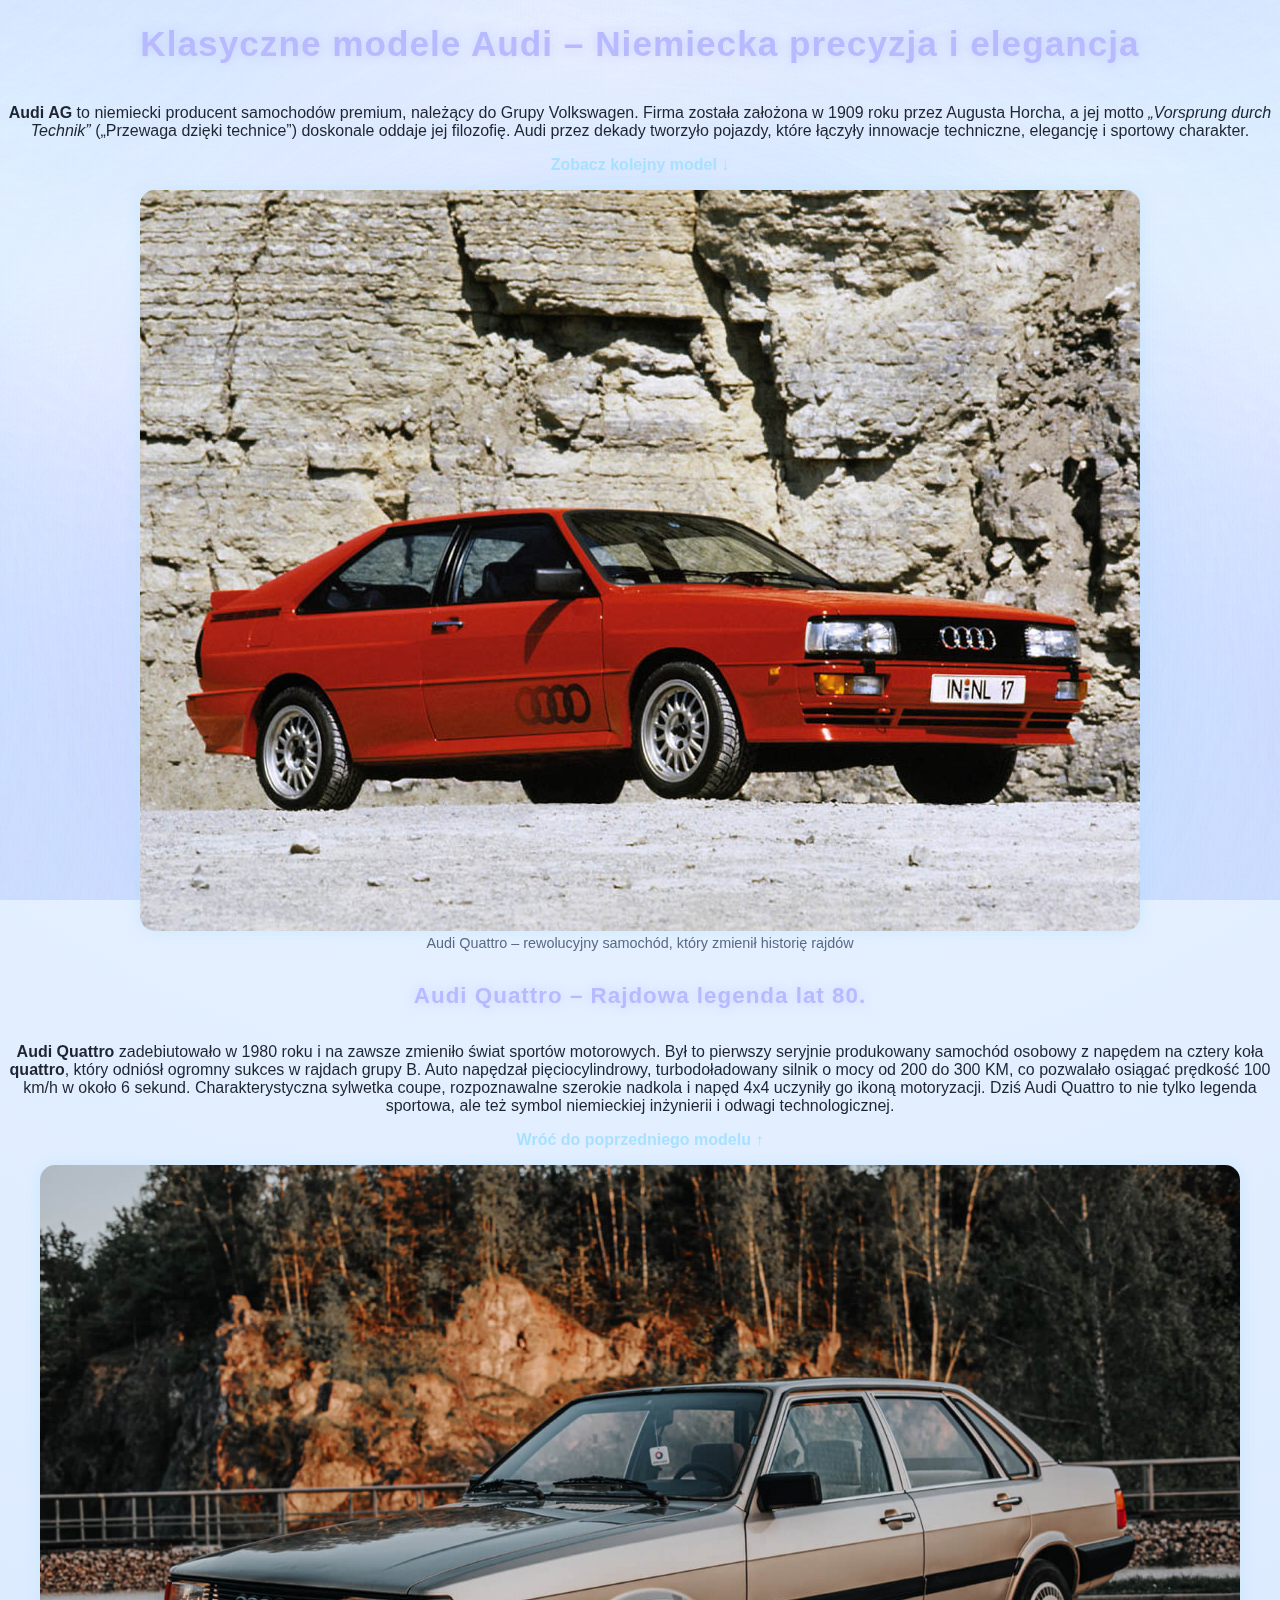
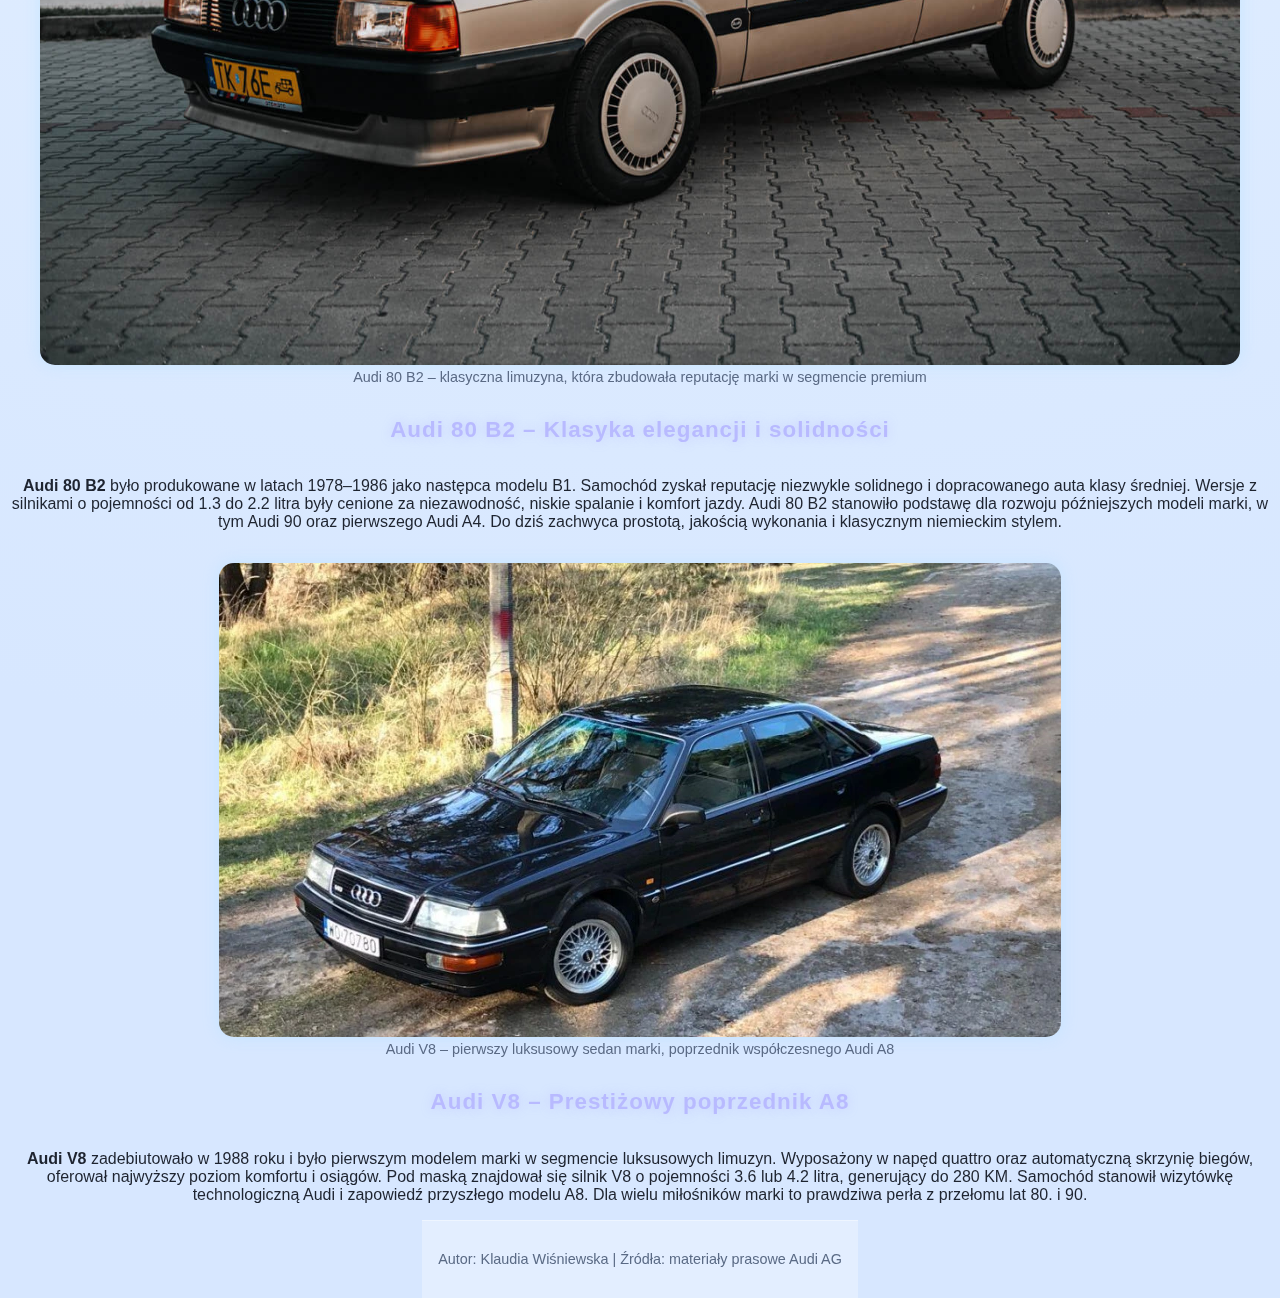
<file: audi.html>
<!doctype html>
<html lang="pl">

<head>
    <meta charset="UTF-8" />
    <meta name="viewport" content="width=device-width, initial-scale=1.0" />
    <title>Klasyczne modele Audi</title>
    <link rel="stylesheet" href="style.css" />
</head>

<body>
    <h1>Klasyczne modele Audi – Niemiecka precyzja i elegancja</h1>

    <p>
        <strong>Audi AG</strong> to niemiecki producent samochodów premium, należący do Grupy Volkswagen.
        Firma została założona w 1909 roku przez Augusta Horcha, a jej motto 
        <em>„Vorsprung durch Technik”</em> („Przewaga dzięki technice”) doskonale oddaje jej filozofię.
        Audi przez dekady tworzyło pojazdy, które łączyły innowacje techniczne, elegancję i sportowy charakter.
    </p>

    <a name="auto1" href="#auto2">Zobacz kolejny model &darr;</a>

    <figure>
        <img src="audi_quattro.jpg" alt="Audi Quattro - legenda rajdów" />
        <figcaption>
            Audi Quattro – rewolucyjny samochód, który zmienił historię rajdów
        </figcaption>
    </figure>

    <h2>Audi Quattro – Rajdowa legenda lat 80.</h2>
    <p>
        <strong>Audi Quattro</strong> zadebiutowało w 1980 roku i na zawsze zmieniło świat sportów motorowych.
        Był to pierwszy seryjnie produkowany samochód osobowy z napędem na cztery koła 
        <strong>quattro</strong>, który odniósł ogromny sukces w rajdach grupy B.
        Auto napędzał pięciocylindrowy, turbodoładowany silnik o mocy od 200 do 300 KM,
        co pozwalało osiągać prędkość 100 km/h w około 6 sekund.
        Charakterystyczna sylwetka coupe, rozpoznawalne szerokie nadkola i napęd 4x4 uczyniły go ikoną motoryzacji.
        Dziś Audi Quattro to nie tylko legenda sportowa, ale też symbol niemieckiej inżynierii i odwagi technologicznej.
    </p>

    <a name="auto2" href="#auto1">Wróć do poprzedniego modelu &uarr;</a>

    <figure>
        <img src="audi_80_b2.jpg" alt="Audi 80 B2 - elegancja lat 80." />
        <figcaption>
            Audi 80 B2 – klasyczna limuzyna, która zbudowała reputację marki w segmencie premium
        </figcaption>
    </figure>

    <h2>Audi 80 B2 – Klasyka elegancji i solidności</h2>
    <p>
        <strong>Audi 80 B2</strong> było produkowane w latach 1978–1986 jako następca modelu B1.
        Samochód zyskał reputację niezwykle solidnego i dopracowanego auta klasy średniej.
        Wersje z silnikami o pojemności od 1.3 do 2.2 litra były cenione za niezawodność, 
        niskie spalanie i komfort jazdy.
        Audi 80 B2 stanowiło podstawę dla rozwoju późniejszych modeli marki,
        w tym Audi 90 oraz pierwszego Audi A4.
        Do dziś zachwyca prostotą, jakością wykonania i klasycznym niemieckim stylem.
    </p>

    <figure>
        <img src="audi_v8.jpg" alt="Audi V8 - luksusowy przodek A8" />
        <figcaption>
            Audi V8 – pierwszy luksusowy sedan marki, poprzednik współczesnego Audi A8
        </figcaption>
    </figure>

    <h2>Audi V8 – Prestiżowy poprzednik A8</h2>
    <p>
        <strong>Audi V8</strong> zadebiutowało w 1988 roku i było pierwszym modelem marki
        w segmencie luksusowych limuzyn. Wyposażony w napęd quattro oraz automatyczną skrzynię biegów,
        oferował najwyższy poziom komfortu i osiągów.
        Pod maską znajdował się silnik V8 o pojemności 3.6 lub 4.2 litra, 
        generujący do 280 KM.
        Samochód stanowił wizytówkę technologiczną Audi i zapowiedź przyszłego modelu A8.
        Dla wielu miłośników marki to prawdziwa perła z przełomu lat 80. i 90.
    </p>

    <footer>
        <p>Autor: Klaudia Wiśniewska | Źródła: materiały prasowe Audi AG</p>
    </footer>
</body>

</html>
</file>
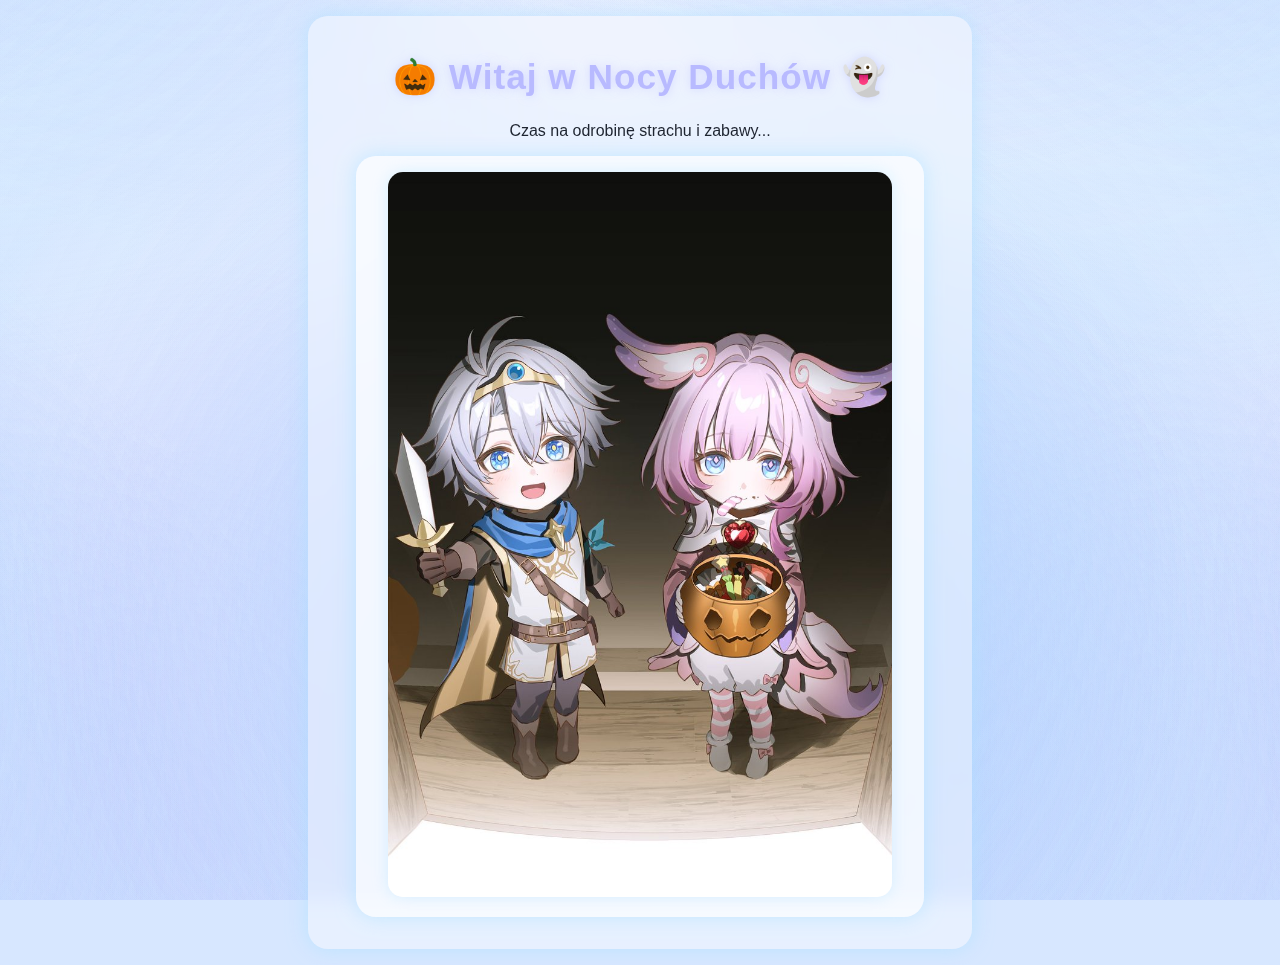
<file: halloween.html>
<!DOCTYPE html>
<html lang="pl">
<head>
  <meta charset="UTF-8">
  <meta name="viewport" content="width=device-width, initial-scale=1.0">
  <title>Halloweenow</title>
  <link rel="stylesheet" href="style.css">
</head>
<body class="halloween-body">

  <div class="halloween-container">
    <h1 class="halloween-title">🎃 Witaj w Nocy Duchów 👻</h1>
    <p class="halloween-subtitle">Czas na odrobinę strachu i zabawy...</p>

    <div class="halloween-image-box">
      <img src="halloween.jpg" alt="Cukierek albo psikus" class="halloween-image">
    </div>
  </div>

</body>
</html>
</file>
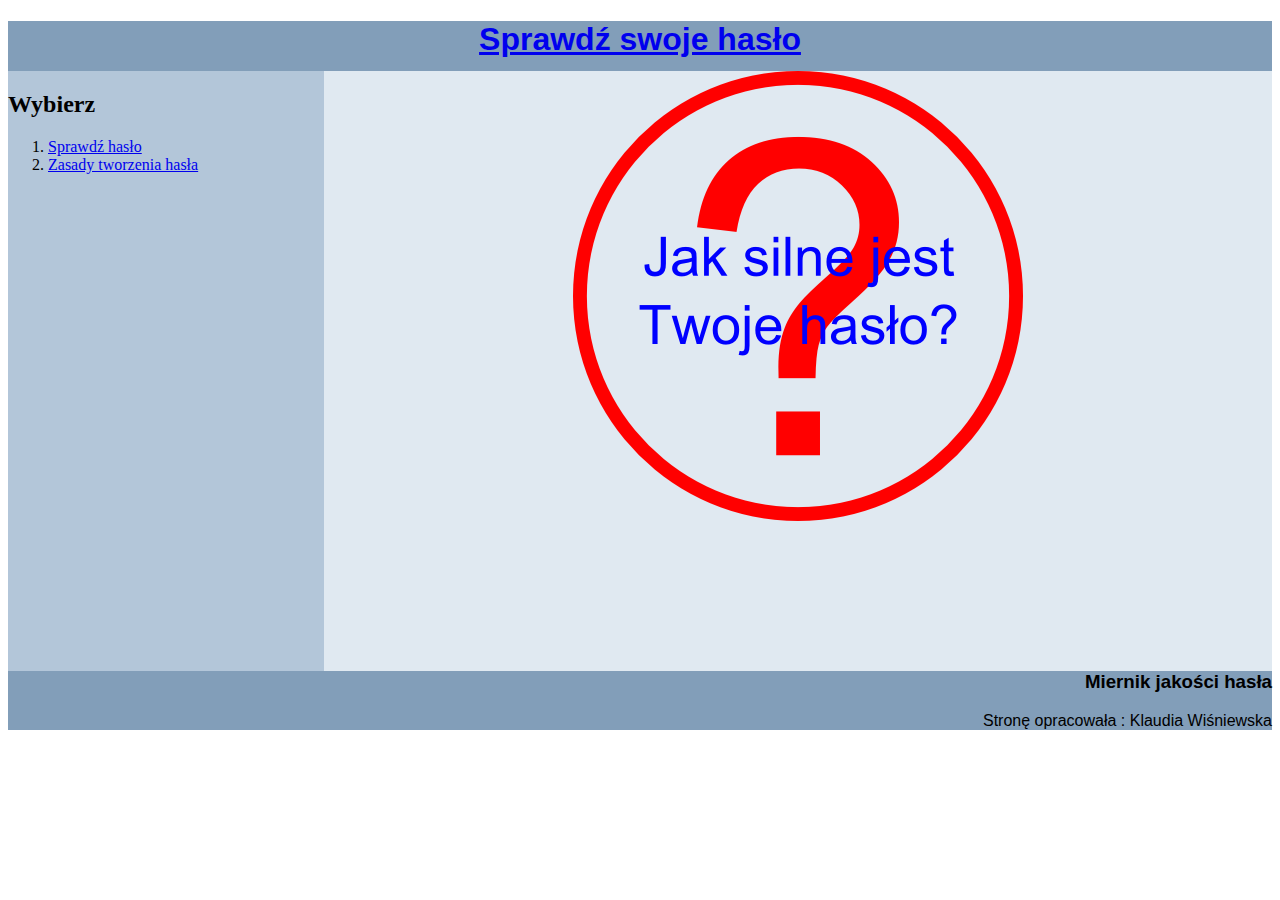
<file: haslo.html>
<!DOCTYPE html>
<html>
<head>
  <meta charset="UTF-8">
  <title>Miernik jakości hasła</title>
  <link rel="stylesheet" href="haslo.css">
</head>
<body>
  <header>
  <h1><a href="haslo.html">Sprawdź swoje hasło </a> </h1>
  </header>
    <nav>
    <h2>Wybierz</h2>
      <ol>
      <li><a href="haslo.html">Sprawdź hasło</a></li>
      <li><a href="zasady.html">Zasady tworzenia hasła</a></li>
      </ol>
    </nav>
  <main>
    <img src="haslo.png" alt="Grafika hasło" />
  </main>
  <footer>
    <h3>Miernik jakości hasła</h3>
    <p>Stronę opracowała : Klaudia Wiśniewska</p>
  </footer>
</body>
</html>
</file>
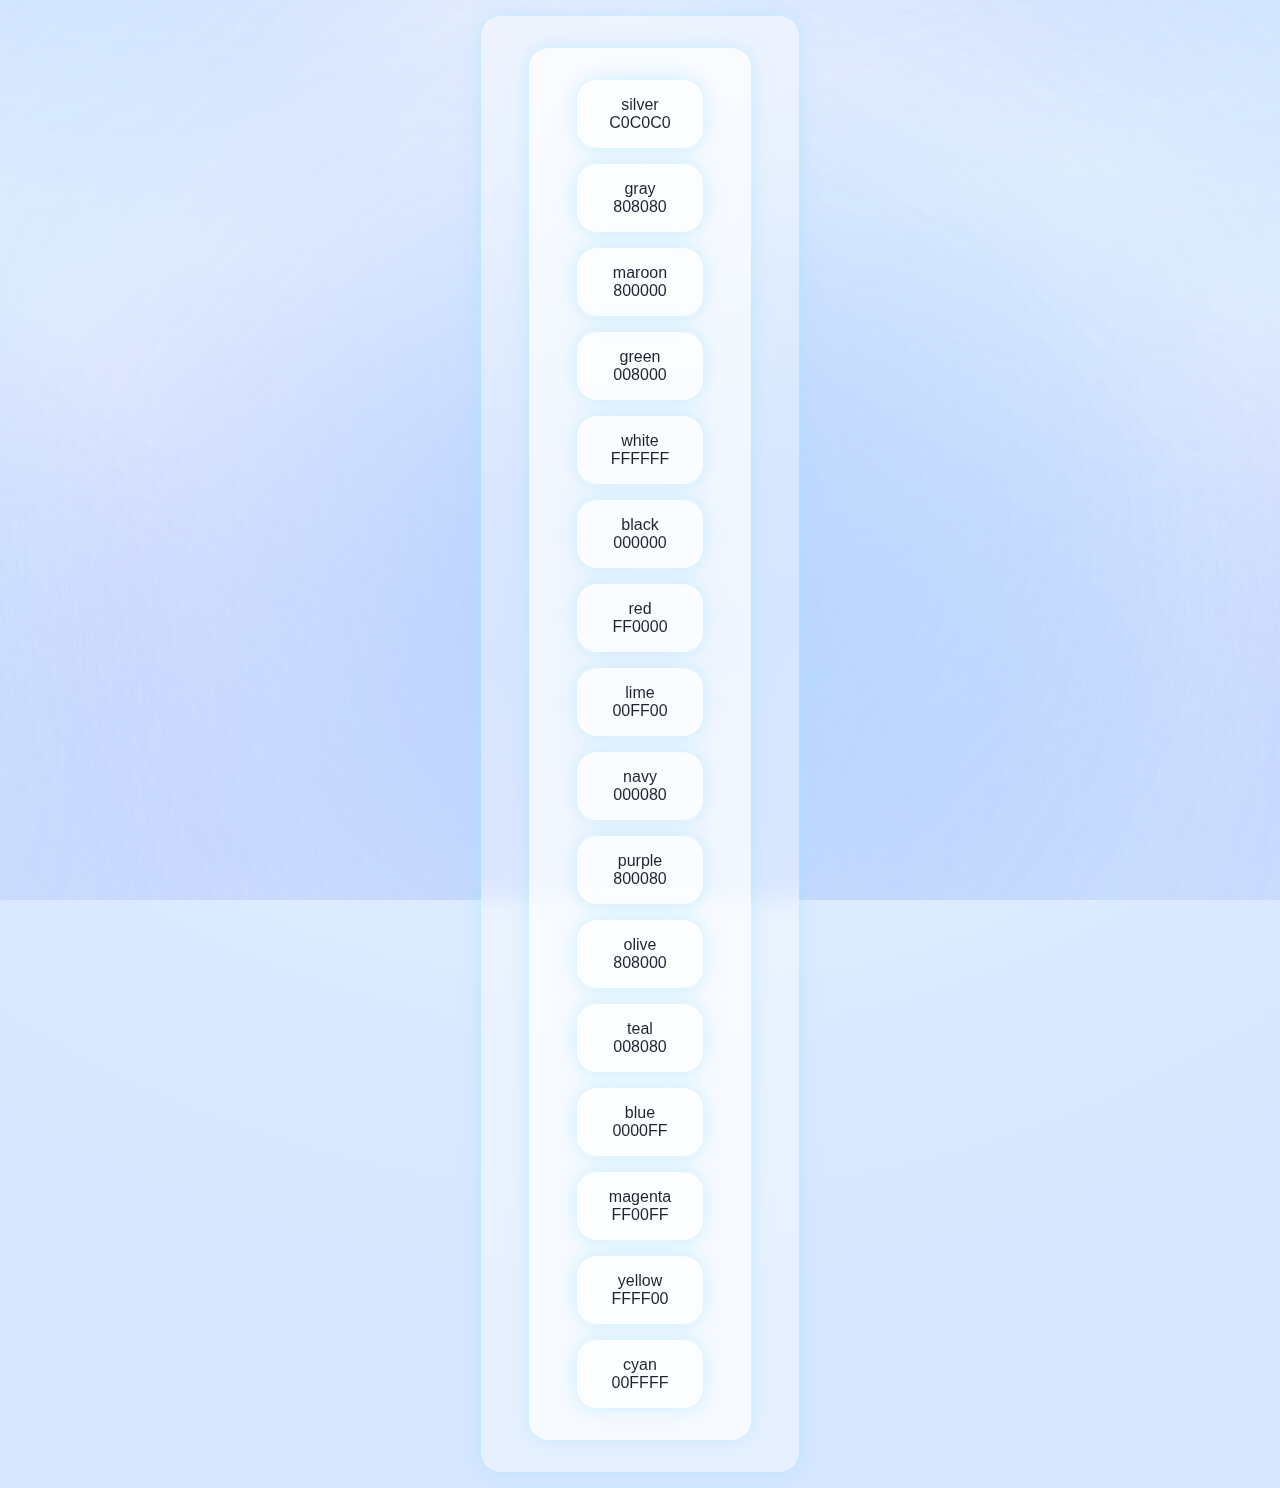
<file: kolorki.html>
<!DOCTYPE html>
<html lang="pl">
<head>
<link rel="stylesheet" href="style.css">
<meta charset="UTF-8">
<meta name="viewport" content="width=device-width, initial-scale=1.0">
<title>Strona Github</title>
</head>
<body>
    <div class="container_colors">
        <div class="colors">
            <div id="silver">silver<br>C0C0C0</div>
            <div id="gray">gray<br>808080</div>
            <div id="maroon">maroon<br>800000</div>
            <div id="green">green<br>008000</div>

            <div id="white">white<br>FFFFFF</div>
            <div id="black">black<br>000000</div>
            <div id="red">red<br>FF0000</div>
            <div id="lime">lime<br>00FF00</div>

            <div id="navy">navy<br>000080</div>
            <div id="purple">purple<br>800080</div>
            <div id="olive">olive<br>808000</div>
            <div id="teal">teal<br>008080</div>

            <div id="blue">blue<br>0000FF</div>
            <div id="magenta">magenta<br>FF00FF</div>
            <div id="yellow">yellow<br>FFFF00</div>
            <div id="cyan">cyan<br>00FFFF</div>
        </div>
    </div>
    
</body>
</html>
</file>
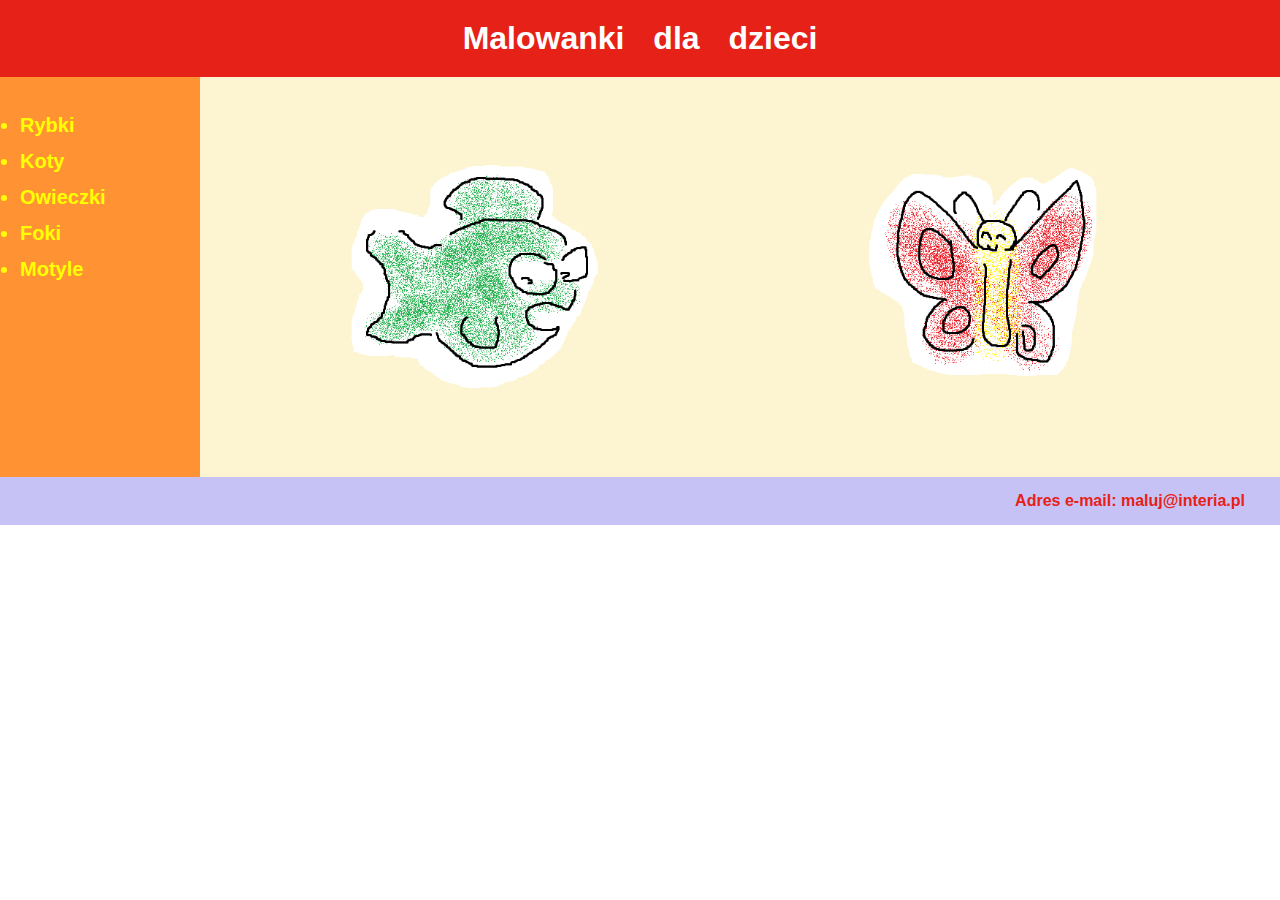
<file: kolorowanka.html>
<!DOCTYPE html>
<html lang="pl">
<head>
    <meta charset="UTF-8">
    <meta name="viewport" content="width=device-width, initial-scale=1.0">
    <title>Malowanki dla dzieci</title>
    <link rel="stylesheet" href="kolorowanka.css">
	<meta name="description" content="Zadanie" />
	<meta name="author" content="Klaudia Wiśniewska" />
</head>
<body>

    <header>
        <h1>Malowanki dla dzieci</h1>
    </header>

    <div class="main-container">
        <nav class="sidebar">
            <ul>
                <li>Rybki</li>
                <li>Koty</li>
                <li>Owieczki</li>
                <li>Foki</li>
                <li>Motyle</li>
            </ul>
        </nav>

        <section class="content">
            <img src="ryba.png" alt="Rybka" class="animal-img">
            <img src="motyl.png" alt="Motyl" class="animal-img">
        </section>
    </div>

    <footer>
        <p>Adres e-mail: maluj@interia.pl</p>
    </footer>

</body>
</html>
</file>
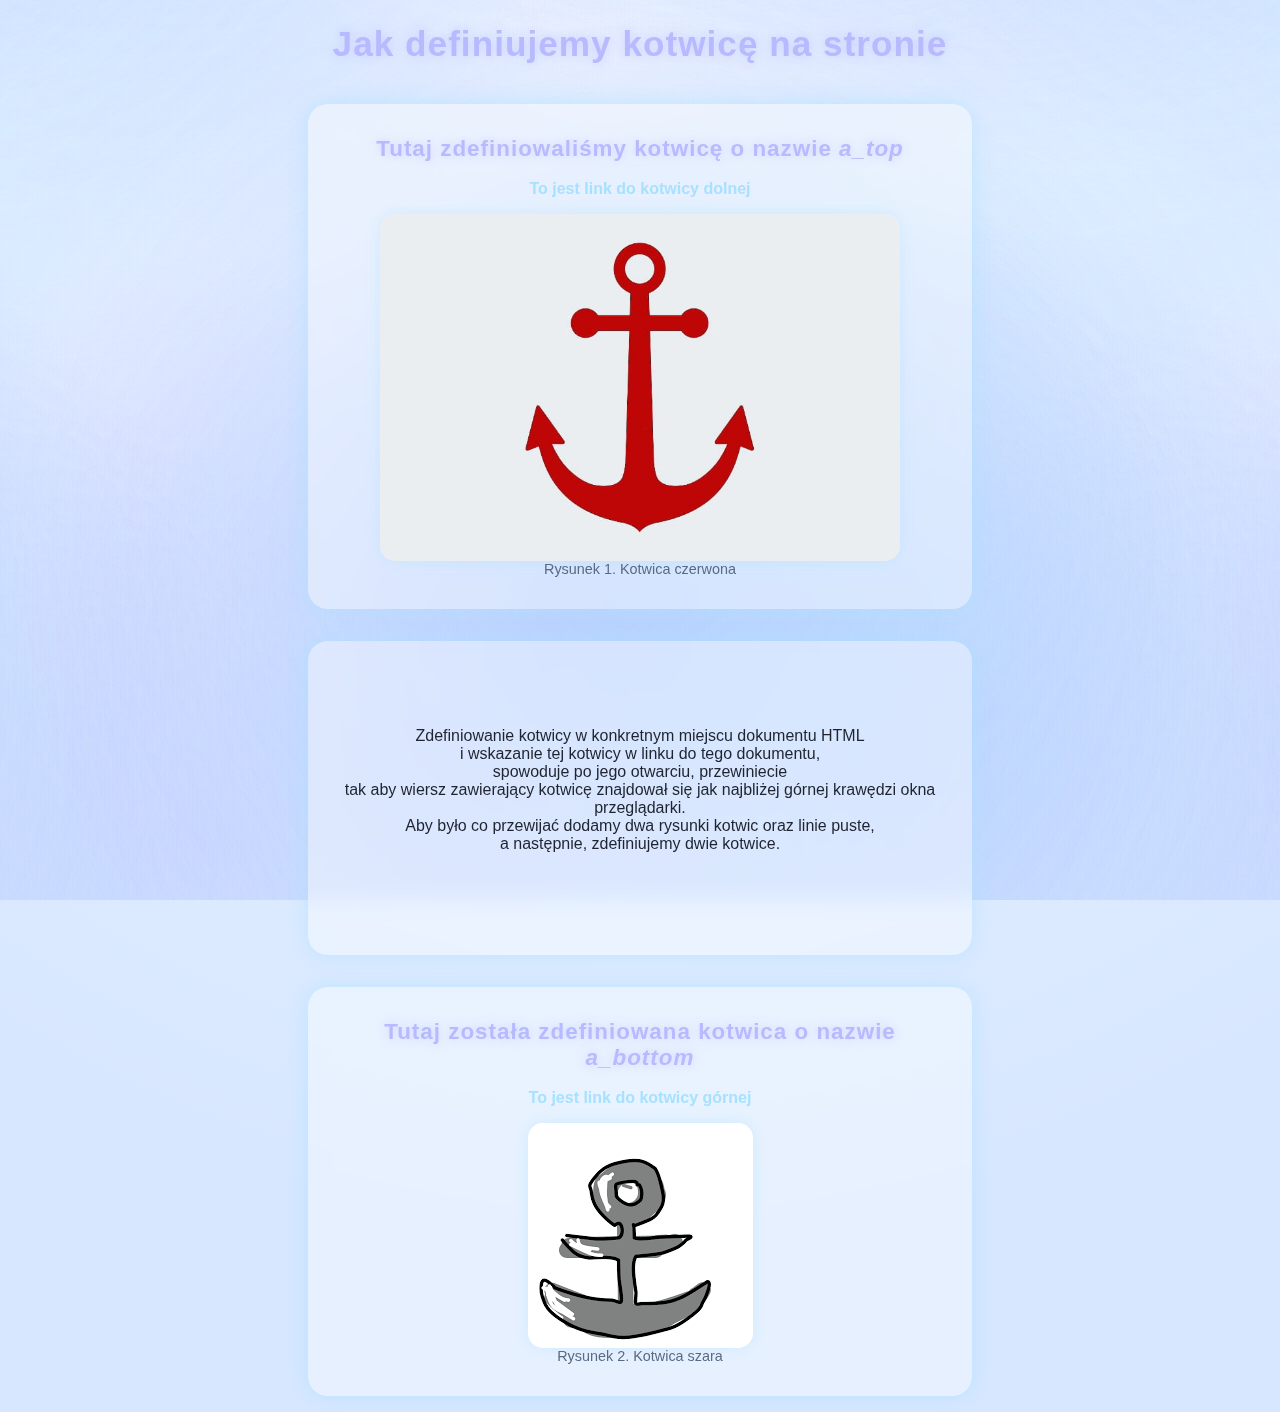
<file: kotwica.html>
<html>
    <head>
	<title>Zadanie</title>
	<link rel="stylesheet" href="style.css">
	<meta charset="UTF-8" />
	<meta name="keywords" content="Zadanie" />
	<meta name="description" content="Zadanie" />
	<meta name="author" content="Klaudia Wiśniewska" />
	<meta name="robots" content="all" />
	<title>Kotwica</title>
</head>
<body>
    <h1>Jak definiujemy kotwicę na stronie</h1>
    <section>
		<a name="a top"></a>
      <h2>Tutaj zdefiniowaliśmy kotwicę o nazwie <i>a_top</i></h2>
    <p>
      <a href="#a_bottom">To jest link do kotwicy dolnej</a>
      <figure>
        <img src="kotwica_c.png">
        <figcaption>
          Rysunek 1. Kotwica czerwona
        </figcaption>
      </figure>
    </p>
    </section>
    <section>
      <br /><br /><br />
      <p>
          Zdefiniowanie kotwicy w konkretnym miejscu dokumentu HTML<br />
          i wskazanie tej kotwicy w linku do tego dokumentu, <br />
          spowoduje po jego otwarciu, przewiniecie <br />
          tak aby wiersz zawierający kotwicę znajdował się jak najbliżej górnej krawędzi okna przeglądarki.<br />
          Aby było co przewijać dodamy dwa rysunki kotwic oraz linie puste,<br />
          a następnie, zdefiniujemy dwie kotwice.</p>
      <br /><br /><br />
      </p>
    </section>
    <section>
      <a name="a_bottom"></a>
      <h2>Tutaj została zdefiniowana kotwica o nazwie <i>a_bottom</i></h2>
      <p>
        <a href="#a_top">To jest link do kotwicy górnej</a>
        <figure>
          <img src="kotwica.png">
          <figcaption>
            Rysunek 2. Kotwica szara
          </figcaption>
        </figure>
      </p>
    </section>
  </body>
</html>
</file>
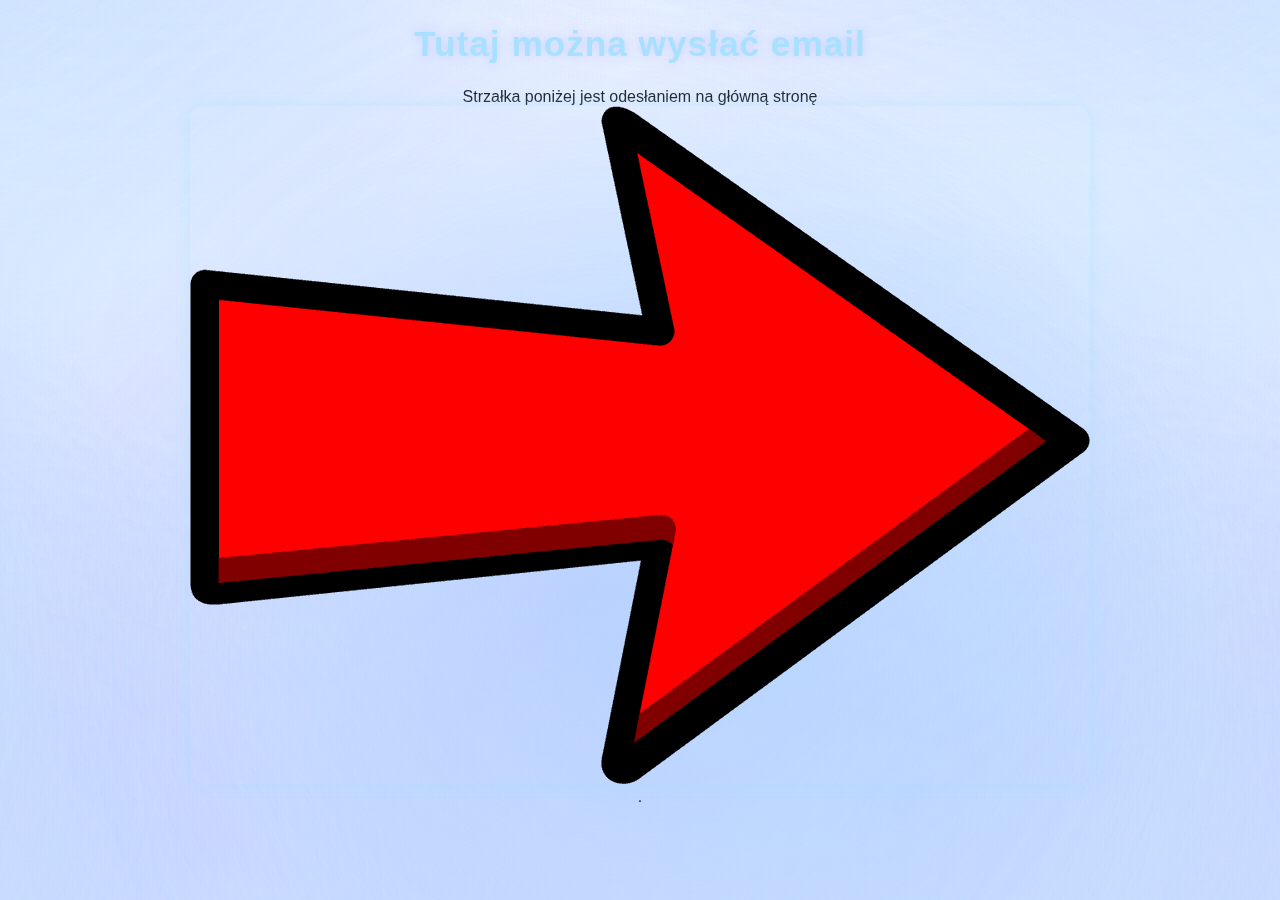
<file: mail.html>
<!DOCTYPE html>
<html lang="pl">
<head>
<link rel="stylesheet" href="style.css">
<meta charset="UTF-8">
<meta name="viewport" content="width=device-width, initial-scale=1.0">
<title>Strona Github</title>
</head>
<body>
  <h1><a href="mailto:k.wisniewska.627@gmail.com">Tutaj można wysłać email</a></h1>
  Strzałka poniżej jest odesłaniem na główną stronę<a href="https://mafyuyuu.github.io/mei.github.io/index.html" target="_blank"><img src="strzałka.png" alt="Tu powinna być strzałka" /></a>.
</body>
</file>
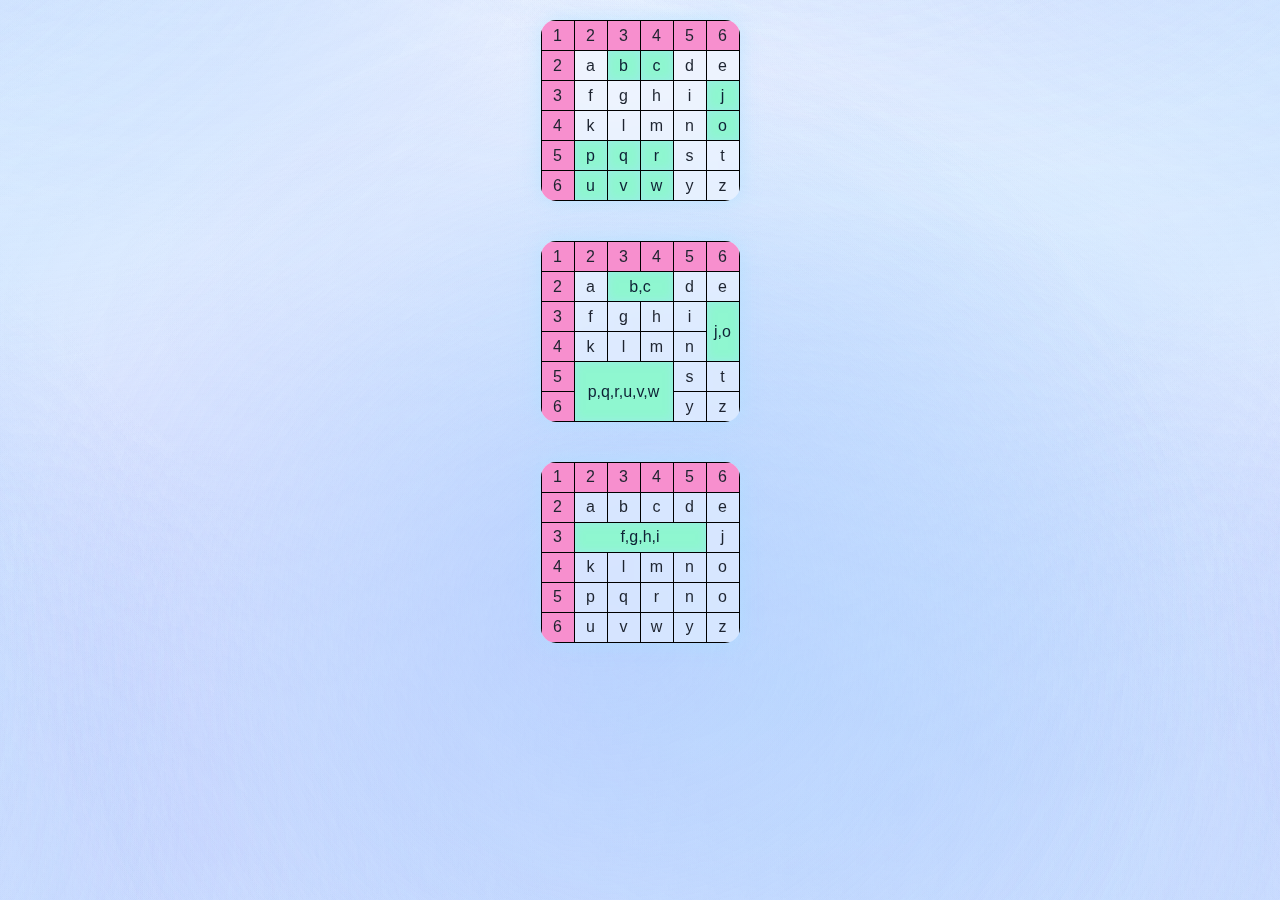
<file: tabelka.html>
<html>
    <head>
	<title>Zadanie</title>
	<meta charset="UTF-8" />
	<link rel="stylesheet" href="style.css">
	<meta name="keywords" content="Zadanie" />
	<meta name="description" content="Zadanie" />
	<meta name="author" content="Klaudia Wiśniewska" />
	<meta name="robots" content="all" />
	<title>Tabela</title>
	<style>
    	table {
            border-collapse: collapse;
            margin: 20px;
    	}
    	td {
        	border: 1px solid black;
            width: 30px;
            height: 30px;
            text-align: center;
    	}	
        .highlight {
            background-color: #8ff7d0;
        }
        .pudrowy {
            background-color: #f78fce;
        }
	</style>
</head>

<body>
<table>
    <tr>
        <td class="pudrowy">1</td><td class="pudrowy">2</td><td class="pudrowy">3</td><td class="pudrowy">4</td><td class="pudrowy">5</td><td class="pudrowy">6</td>
    </tr>
    <tr>
        <td class="pudrowy">2</td><td>a</td><td class="highlight">b</td><td class="highlight">c</td><td>d</td><td>e</td>
    </tr>
    <tr>
        <td class="pudrowy">3</td><td>f</td><td>g</td><td>h</td><td>i</td><td class="highlight">j</td>
    </tr>
    <tr>
        <td class="pudrowy">4</td><td>k</td><td>l</td><td>m</td><td>n</td><td class="highlight">o</td>
    </tr>
    <tr>
        <td class="pudrowy">5</td><td class="highlight">p</td><td class="highlight">q</td><td class="highlight">r</td><td>s</td><td>t</td>
    </tr>
    <tr>
        <td class="pudrowy">6</td><td class="highlight">u</td><td class="highlight">v</td><td class="highlight">w</td><td>y</td><td>z</td>
    </tr>
</table>
<table>
    <tr>
        <td class="pudrowy">1</td><td class="pudrowy">2</td><td class="pudrowy">3</td><td class="pudrowy">4</td><td class="pudrowy">5</td><td class="pudrowy">6</td>
    </tr>
    <tr>
        <td class="pudrowy">2</td><td>a</td><td colspan="2" class="highlight">b,c</td><td>d</td><td>e</td>
    </tr>
    <tr>
        <td class="pudrowy">3</td><td>f</td><td>g</td><td>h</td><td>i</td><td rowspan="2" class="highlight">j,o</td>
    </tr>
    <tr>
        <td class="pudrowy">4</td><td>k</td><td>l</td><td>m</td><td>n</td>
    </tr>
    <tr>
        <td class="pudrowy">5</td><td colspan="3" rowspan="2" class="highlight">p,q,r,u,v,w</td><td>s</td><td>t</td>
    </tr>
    <tr>
        <td class="pudrowy">6</td><td>y</td><td>z</td>
    </tr>
</table>
<table>
    <tr>
    <tr class="pudrowy">
         <td>1</td> <td>2</td> <td>3</td> <td>4</td> <td>5</td> <td>6</td> 
    </tr>

    <tr>
        <td class="pudrowy">2</td> <td>a</td> <td>b</td> <td>c</td> <td>d</td> <td>e</td>
    </tr>

    <tr>
        <td class="pudrowy">3</td> <td colspan="4" class="highlight">f,g,h,i</td> <td>j</td>
    </tr>

    <tr>
        <td class="pudrowy">4</td> <td>k</td> <td>l</td> <td>m</td> <td>n</td>  <td>o</td>

    <tr>
        <td class="pudrowy">5</td> <td>p</td> <td>q</td> <td>r</td> <td>n</td>  <td>o</td>
    </tr>

    <tr>
        <td class="pudrowy">6</td> <td>u</td> <td>v</td> <td>w</td> <td>y</td>  <td>z</td>
    </tr>
</table>
</body>
</html>
</file>
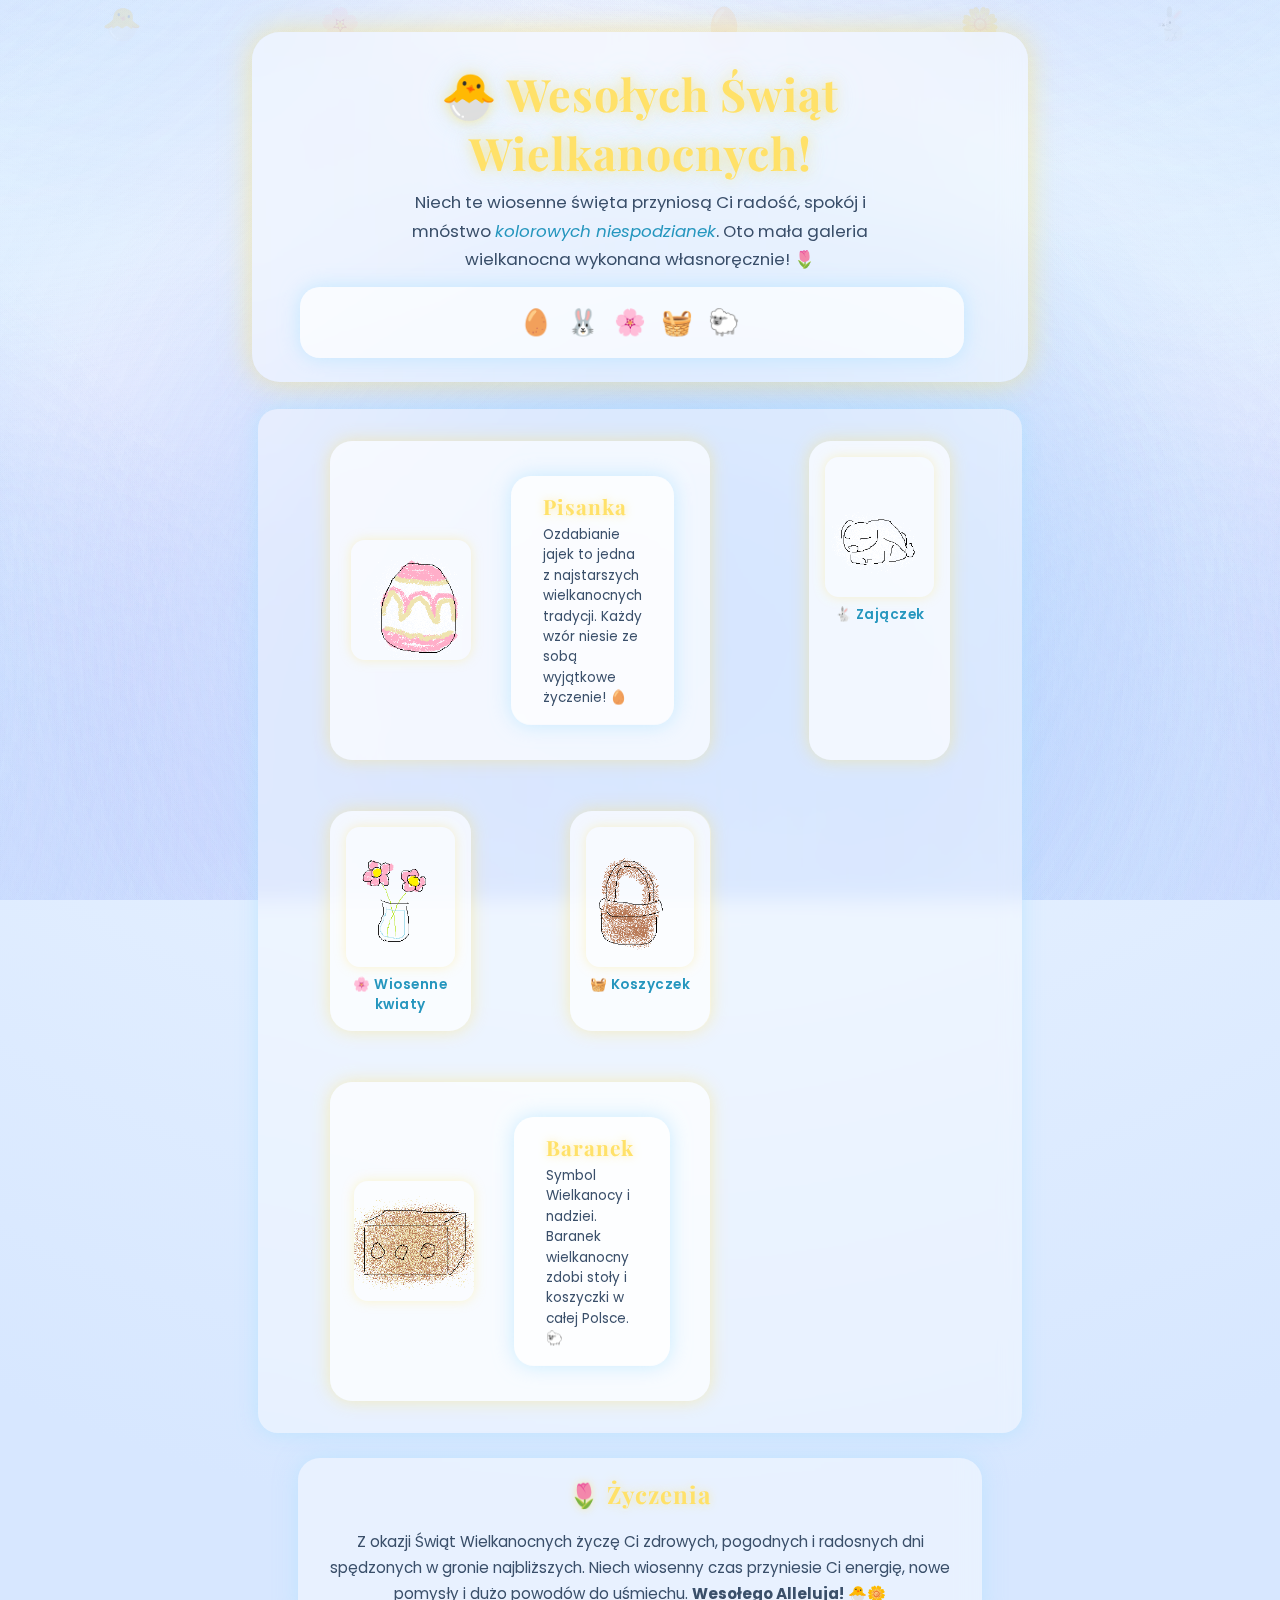
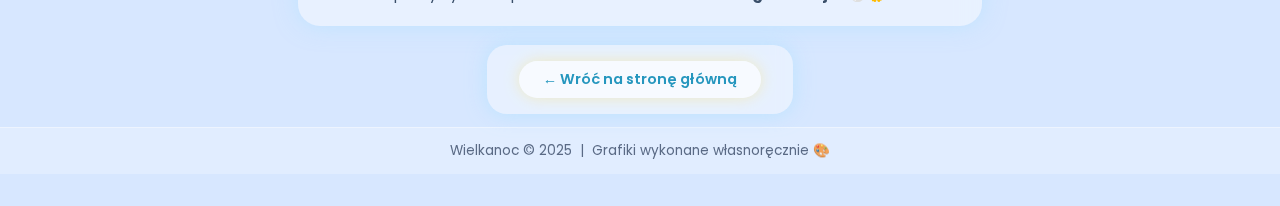
<file: wielkanoc.html>
<!DOCTYPE html>
<html lang="pl">
<head>
  <link rel="stylesheet" href="style.css">
  <meta charset="UTF-8">
  <meta name="viewport" content="width=device-width, initial-scale=1.0">
  <title>Wielkanoc 🐣</title>
  <link href="https://fonts.googleapis.com/css2?family=Poppins:wght@300;400;600;700&family=Playfair+Display:ital,wght@0,700;1,400&display=swap" rel="stylesheet">
  <style>
    body {
      font-family: "Poppins", "Segoe UI", sans-serif;
      background: radial-gradient(circle at top, #f4faff, #d7e7ff 80%);
      min-height: 100vh;
      display: flex;
      flex-direction: column;
      align-items: center;
      padding-bottom: 2rem;
      overflow-x: hidden;
    }

    .hero {
      background: rgba(255,255,255,0.45);
      backdrop-filter: blur(14px);
      border-radius: 28px;
      padding: 2rem 3rem 1.5rem;
      margin: 2rem 1rem 0.5rem;
      max-width: 680px;
      width: 90%;
      box-shadow: 0 0 30px rgba(255,225,105,0.55);
      animation: floatIn 0.8s ease both;
    }

    .hero h1 {
      font-family: "Playfair Display", serif;
      font-size: 2.8rem;
      color: #ffe169;
      text-shadow: 0 0 14px rgba(255,225,105,0.7), 0 0 30px rgba(168,225,255,0.4);
      margin: 0 0 0.4rem;
      letter-spacing: 1px;
    }

    .hero .subtitle {
      font-size: 1.05rem;
      color: #3a4f6a;
      line-height: 1.7;
      max-width: 520px;
      margin: 0 auto;
    }

    .hero .subtitle em {
      color: #2596be;
      font-style: italic;
    }

    .egg-row {
      display: flex;
      gap: 0.5rem;
      justify-content: center;
      font-size: 1.6rem;
      margin: 0.8rem 0 0;
      letter-spacing: 4px;
    }

    .gallery {
      display: grid;
      grid-template-columns: repeat(3, 1fr);
      gap: 1.2rem;
      max-width: 700px;
      width: 90%;
      margin: 1.2rem auto;
      animation: floatIn 0.9s ease 0.15s both;
    }

    .card-wide {
      grid-column: span 2;
    }

    .card {
      background: rgba(255,255,255,0.45);
      backdrop-filter: blur(12px);
      border-radius: 22px;
      padding: 1rem;
      box-shadow: 0 0 18px rgba(255,225,105,0.45);
      display: flex;
      flex-direction: column;
      align-items: center;
      gap: 0.5rem;
      transition: transform 0.3s ease, box-shadow 0.3s ease;
    }

    .card:hover {
      transform: translateY(-6px);
      box-shadow: 0 0 32px rgba(255,225,105,0.75);
    }

    .card img {
      width: 100%;
      max-width: 180px;
      height: 140px;
      object-fit: contain;
      border-radius: 14px;
      box-shadow: 0 0 12px rgba(255,225,105,0.35);
      transition: transform 0.3s ease, box-shadow 0.3s ease;
      background: rgba(255,255,255,0.3);
    }

    .card:hover img {
      transform: scale(1.06);
      box-shadow: 0 0 22px rgba(168,225,255,0.55);
    }

    .card figcaption {
      font-size: 0.85rem;
      font-weight: 600;
      color: #2596be;
      letter-spacing: 0.5px;
    }

    .card-wide {
      flex-direction: row;
      justify-content: center;
      gap: 1.5rem;
      padding: 1.2rem 1.5rem;
    }

    .card-wide img {
      max-width: 140px;
      height: 120px;
    }

    .card-wide .card-text {
      display: flex;
      flex-direction: column;
      justify-content: center;
      text-align: left;
    }

    .card-wide .card-text h2 {
      font-family: "Playfair Display", serif;
      font-size: 1.3rem;
      color: #ffe169;
      text-shadow: 0 0 8px rgba(255,225,105,0.6);
      margin: 0 0 0.3rem;
    }

    .card-wide .card-text p {
      font-size: 0.85rem;
      color: #3a4f6a;
      line-height: 1.5;
      margin: 0;
    }

    .wishes {
      background: rgba(255,255,255,0.42);
      backdrop-filter: blur(12px);
      border-radius: 22px;
      padding: 1.2rem 2rem;
      max-width: 620px;
      width: 90%;
      margin: 0.4rem auto;
      box-shadow: 0 0 22px rgba(168,225,255,0.5);
      animation: floatIn 1s ease 0.3s both;
    }

    .wishes h2 {
      font-family: "Playfair Display", serif;
      font-size: 1.5rem;
      color: #ffe169;
      text-shadow: 0 0 10px rgba(255,225,105,0.6);
      margin-top: 0;
    }

    .wishes p {
      color: #3a4f6a;
      font-size: 0.95rem;
      line-height: 1.7;
      margin: 0;
    }

    /* BACK LINK */
    .back-link {
      margin: 0.8rem;
      animation: floatIn 1s ease 0.45s both;
    }

    .back-link a {
      display: inline-block;
      background: rgba(255,255,255,0.45);
      backdrop-filter: blur(10px);
      border-radius: 50px;
      padding: 0.5rem 1.5rem;
      color: #2596be;
      font-weight: 600;
      font-size: 0.9rem;
      box-shadow: 0 0 15px rgba(255,225,105,0.4);
      transition: all 0.3s ease;
      text-decoration: none;
    }

    .back-link a:hover {
      background: rgba(255,225,105,0.3);
      transform: translateY(-3px);
      box-shadow: 0 0 25px rgba(255,225,105,0.7);
      color: #1a6a8a;
    }

    /* FOOTER */
    footer {
      width: 100%;
      margin-top: auto;
      padding: 0.8rem;
      text-align: center;
      font-size: 0.85rem;
      color: #5a6a85;
      background: rgba(255,255,255,0.25);
      border-top: 1px solid rgba(255,255,255,0.4);
    }

    .float-deco {
      position: fixed;
      pointer-events: none;
      z-index: -1;
      font-size: 2rem;
      opacity: 0.12;
      animation: driftUp linear infinite;
    }

    @keyframes driftUp {
      from { transform: translateY(110vh) rotate(0deg); }
      to   { transform: translateY(-10vh)  rotate(360deg); }
    }

    @keyframes floatIn {
      from { opacity: 0; transform: translateY(24px); }
      to   { opacity: 1; transform: translateY(0); }
    }

    @media (max-width: 520px) {
      .gallery { grid-template-columns: repeat(2, 1fr); }
      .card-wide { grid-column: span 2; flex-direction: column; }
      .card-wide .card-text { text-align: center; }
      .hero h1 { font-size: 2rem; }
    }
  </style>
</head>
<body>

  <span class="float-deco" style="left:8%;  animation-duration:18s; animation-delay:0s">🐣</span>
  <span class="float-deco" style="left:25%; animation-duration:22s; animation-delay:4s">🌸</span>
  <span class="float-deco" style="left:55%; animation-duration:16s; animation-delay:2s">🥚</span>
  <span class="float-deco" style="left:75%; animation-duration:20s; animation-delay:7s">🌼</span>
  <span class="float-deco" style="left:90%; animation-duration:14s; animation-delay:1s">🐇</span>

  <div class="hero">
    <h1 class="glow">🐣 Wesołych Świąt Wielkanocnych!</h1>
    <p class="subtitle">
      Niech te wiosenne święta przyniosą Ci radość, spokój
      i mnóstwo <em>kolorowych niespodzianek</em>. 
      Oto mała galeria wielkanocna wykonana własnoręcznie! 🌷
    </p>
    <div class="egg-row">🥚 🐰 🌸 🧺 🐑</div>
  </div>

  <div class="gallery">

    <figure class="card card-wide">
      <img src="jajco.png" alt="Jajko wielkanocne">
      <div class="card-text">
        <h2>Pisanka</h2>
        <p>Ozdabianie jajek to jedna z najstarszych wielkanocnych tradycji. Każdy wzór niesie ze sobą wyjątkowe życzenie! 🥚</p>
      </div>
    </figure>

    <figure class="card">
      <img src="zajączek.png" alt="Zajączek wielkanocny">
      <figcaption>🐇 Zajączek</figcaption>
    </figure>

    <figure class="card">
      <img src="kwiatki.png" alt="Kwiaty">
      <figcaption>🌸 Wiosenne kwiaty</figcaption>
    </figure>

    <figure class="card">
      <img src="koszyczek.png" alt="Koszyczek wielkanocny">
      <figcaption>🧺 Koszyczek</figcaption>
    </figure>

    <figure class="card card-wide">
      <img src="baranek.png" alt="Baranek wielkanocny">
      <div class="card-text">
        <h2>Baranek</h2>
        <p>Symbol Wielkanocy i nadziei. Baranek wielkanocny zdobi stoły i koszyczki w całej Polsce. 🐑</p>
      </div>
    </figure>

  </div>

  <div class="wishes">
    <h2>🌷 Życzenia</h2>
    <p>
      Z okazji Świąt Wielkanocnych życzę Ci zdrowych, pogodnych i radosnych dni
      spędzonych w gronie najbliższych. Niech wiosenny czas przyniesie Ci energię,
      nowe pomysły i dużo powodów do uśmiechu. <strong>Wesołego Alleluja!</strong> 🐣🌼
    </p>
  </div>

  <div class="back-link">
    <a href="index.html">← Wróć na stronę główną</a>
  </div>

  <footer>
    Wielkanoc &copy; 2025 &nbsp;|&nbsp; Grafiki wykonane własnoręcznie 🎨
  </footer>

</body>
</html>
</file>
<file: style.css>
:root {
  --primary: #a8e1ff;
  --secondary: #ffffff;
  --accent: #b8baff;
  --text: #1e2430;
  --bg: #edf6ff;
  --glow: 0 0 20px rgba(168, 225, 255, 0.6);
  --glass: rgba(255, 255, 255, 0.4);
}

body {
  font-family: "Poppins", "Segoe UI", sans-serif;
  background: radial-gradient(circle at top, var(--bg), #d7e7ff 80%);
  color: var(--text);
  margin: 0;
  padding: 0;
  min-height: 100vh;
  display: flex;
  flex-direction: column;
  align-items: center;
  text-align: center;
  transition: all 0.3s ease;
  position: relative;
  overflow-x: hidden;
}

h1, h2 {
  color: var(--accent);
  text-shadow: 0 0 10px rgba(184, 186, 255, 0.5);
  letter-spacing: 1px;
}

h1 {
  font-size: 2.2rem;
  margin-top: 1.5rem;
}

h2 {
  font-size: 1.4rem;
  margin-top: 1rem;
}

div, section {
  background: var(--glass);
  backdrop-filter: blur(10px);
  border-radius: 20px;
  padding: 1rem 2rem;
  margin: 1rem;
  box-shadow: var(--glow);
  transition: transform 0.3s ease, box-shadow 0.3s ease;
  max-width: 600px;
}

div:hover, section:hover {
  transform: translateY(-4px);
  box-shadow: 0 0 30px rgba(168, 225, 255, 0.8);
}

a {
  color: var(--primary);
  text-decoration: none;
  font-weight: 600;
  position: relative;
  transition: color 0.3s ease;
}

a::after {
  content: "";
  position: absolute;
  left: 0;
  bottom: -3px;
  width: 100%;
  height: 2px;
  background: var(--accent);
  transform: scaleX(0);
  transition: transform 0.3s ease;
  transform-origin: right;
}

a:hover {
  color: var(--accent);
}

a:hover::after {
  transform: scaleX(1);
  transform-origin: left;
}

img {
  max-width: 100%;
  border-radius: 15px;
  box-shadow: 0 0 15px rgba(168, 225, 255, 0.4);
  transition: transform 0.3s ease, box-shadow 0.3s ease;
}

img:hover {
  transform: scale(1.05);
  box-shadow: 0 0 25px rgba(184, 186, 255, 0.6);
}

table {
  border-collapse: collapse;
  margin: 20px auto;
  background: var(--glass);
  backdrop-filter: blur(8px);
  border-radius: 15px;
  overflow: hidden;
  box-shadow: var(--glow);
}

td {
  border: 1px solid rgba(255, 255, 255, 0.3);
  width: 40px;
  height: 40px;
  text-align: center;
  font-weight: 500;
  color: var(--text);
  transition: background 0.3s ease;
}

.highlight {
  background: rgba(168, 225, 255, 0.4);
  color: #0e2135;
  box-shadow: inset 0 0 10px rgba(168, 225, 255, 0.5);
}

.pudrowy {
  background: rgba(255, 200, 230, 0.5);
}

figcaption {
  font-size: 0.9rem;
  color: #5a6a85;
}

footer {
  margin-top: auto;
  padding: 1rem;
  color: #5a6a85;
  font-size: 0.9rem;
  background: rgba(255, 255, 255, 0.3);
  border-top: 1px solid rgba(255, 255, 255, 0.4);
}

@keyframes glowPulse {
  0%, 100% {
    box-shadow: 0 0 15px rgba(168, 225, 255, 0.4);
  }
  50% {
    box-shadow: 0 0 30px rgba(184, 186, 255, 0.7);
  }
}

.glow {
  animation: glowPulse 2.5s infinite alternate;
}

body::before, body::after {
  content: "";
  position: fixed;
  top: 0;
  left: 0;
  width: 100%;
  height: 100%;
  z-index: -1;
  pointer-events: none;
}

body::before {
  background: radial-gradient(circle, rgba(184, 186, 255, 0.5) 0%, transparent 70%) 0 0,
              radial-gradient(circle, rgba(159, 223, 255, 0.4) 0%, transparent 70%) 50px 50px,
              radial-gradient(circle, rgba(255, 255, 255, 0.3) 0%, transparent 70%) 100px 150px,
              radial-gradient(circle, rgba(159, 223, 255, 0.4) 0%, transparent 70%) 200px 80px,
              radial-gradient(circle, rgba(184, 186, 255, 0.5) 0%, transparent 70%) 300px 200px,
              radial-gradient(circle, rgba(255, 255, 255, 0.3) 0%, transparent 70%) 400px 300px,
              radial-gradient(circle, rgba(159, 223, 255, 0.3) 0%, transparent 70%) 600px 400px,
              radial-gradient(circle, rgba(184, 186, 255, 0.4) 0%, transparent 70%) 800px 250px,
              radial-gradient(circle, rgba(255, 255, 255, 0.4) 0%, transparent 70%) 1000px 100px;
  background-size: 1200px 1200px;
  animation: starsMove 60s linear infinite;
}

body::after {
  background: radial-gradient(circle at 50% 60%, rgba(168, 225, 255, 0.15), rgba(184, 186, 255, 0.05) 60%, transparent 100%);
  animation: auraFloat 15s ease-in-out infinite alternate;
}

@keyframes starsMove {
  from {
    background-position: 0 0, 50px 50px, 100px 150px, 200px 80px, 300px 200px, 400px 300px, 600px 400px, 800px 250px, 1000px 100px;
  }
  to {
    background-position: 1000px 800px, 1050px 850px, 1100px 950px, 1200px 880px, 1300px 1000px, 1400px 1100px, 1600px 1200px, 1800px 1050px, 2000px 900px;
  }
}

@keyframes auraFloat {
  0% {
    transform: scale(1) translateY(0);
    opacity: 0.8;
  }
  50% {
    transform: scale(1.1) translateY(-10px);
    opacity: 1;
  }
  100% {
    transform: scale(1.05) translateY(10px);
    opacity: 0.7;
  }
}
</file>
<file: haslo.css>
header {
  background: #829EB9;
  height: 50px;
  font-family: Arial;
  text-align: center;
}

nav{
  background: #B3C6D9;
  height: 600px;
  width: 25%;
  float: left;
}

main{
  background: #E0E9F1;
  height: 600px;
  width: 75%;
  text-align: center;
  float: left;
}

footer{
  background: #829EB9;
  font-family: Arial;
  text-align: right;
  clear: both;
}
</file>
<file: kolorowanka.css>
* {
    margin: 0;
    padding: 0;
    box-sizing: border-box;
    font-family: Arial, sans-serif;
}

header {
    background-color: #e62117;
    color: white;
    padding: 20px;
    text-align: center;
}

header h1 {
    font-size: 32px;
    word-spacing: 20px;
}

.main-container {
    display: flex;
    min-height: 400px;
}

.sidebar {
    background-color: #ff9333;
    width: 200px;
    padding: 30px 20px;
}

.sidebar ul {
    list-style-type: disc;
    color: #ffff00;
    font-weight: bold;
    font-size: 20px;
    line-height: 1.8;
}

.content {
    background-color: #fdf5d2;
    flex-grow: 1;
    display: flex;
    justify-content: space-around;
    align-items: center;
    padding: 20px;
}

.animal-img {
    max-height: 250px;
    width: auto;
}

footer {
    background-color: #c6c2f5;
    padding: 15px;
    text-align: right;
}

footer p {
    color: #e62117;
    font-weight: bold;
    margin-right: 20px;
}
</file>
